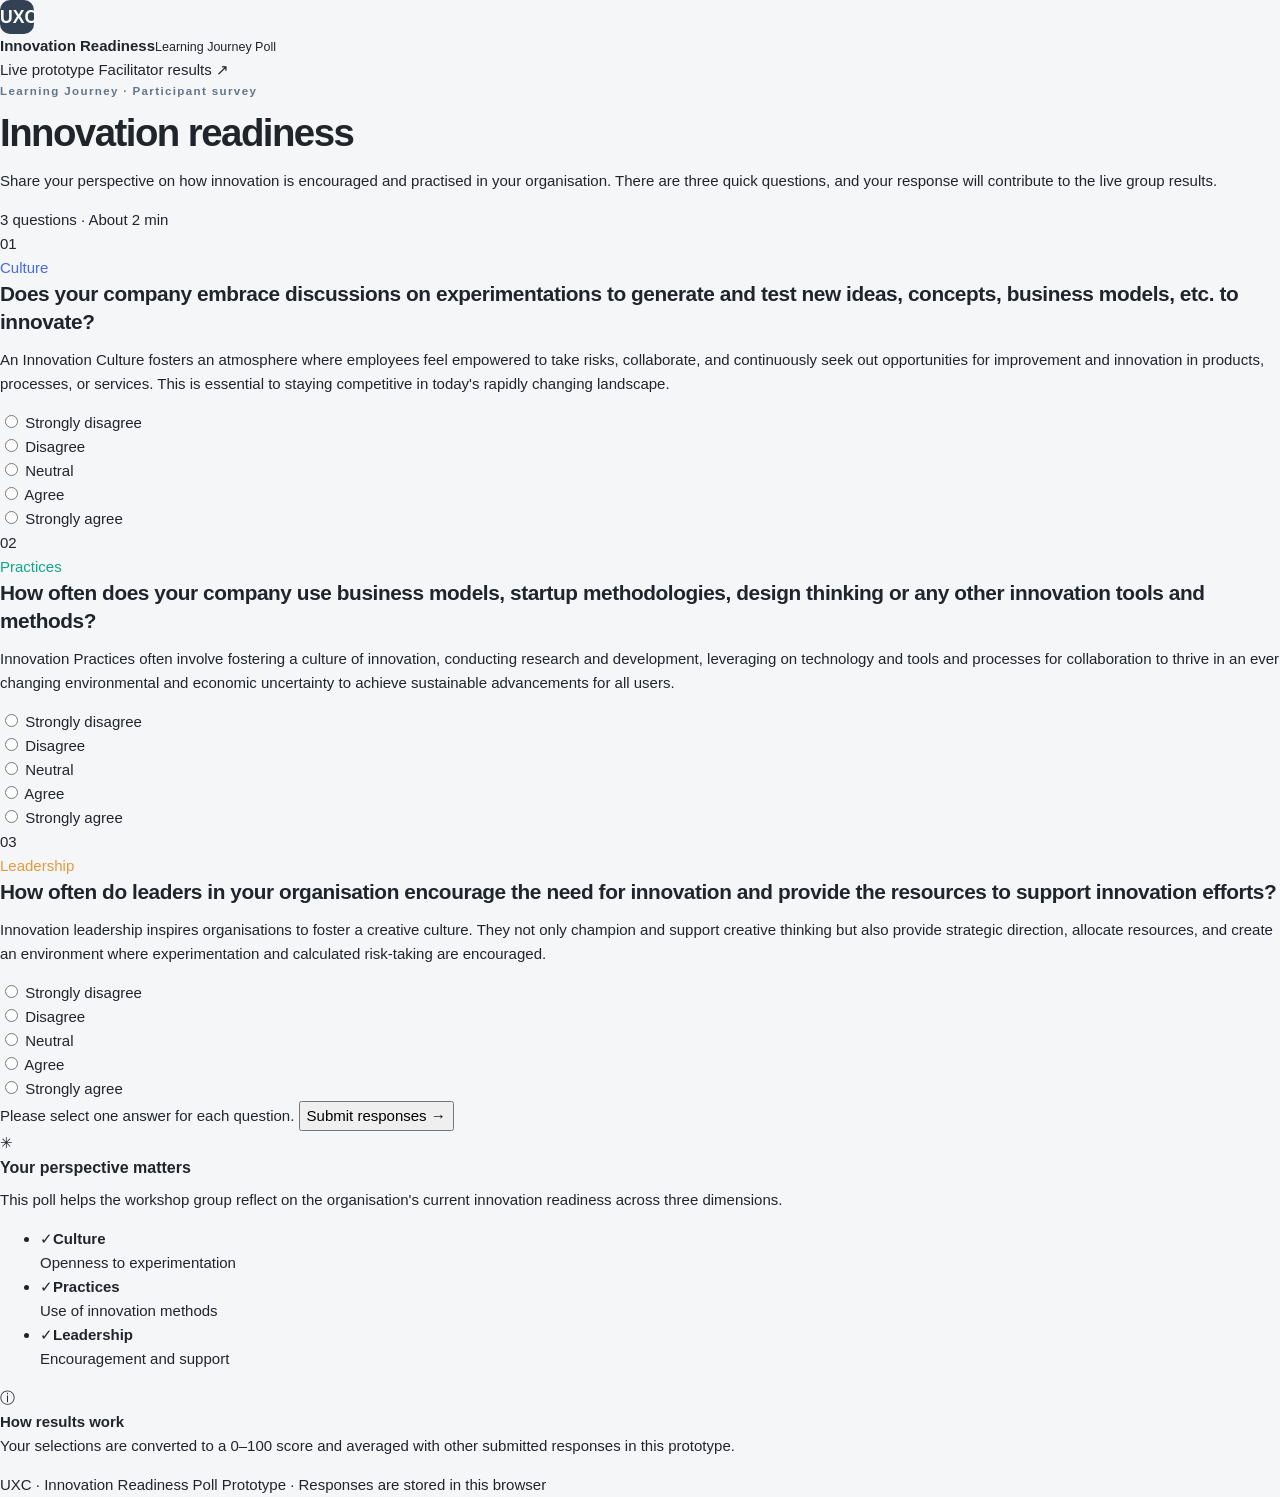
<file: index.html>
<!doctype html>
<html lang="en">
<head>
  <meta charset="utf-8">
  <meta name="viewport" content="width=device-width, initial-scale=1">
  <meta name="theme-color" content="#f6f7fb">
  <title>UXC | Innovation Readiness Poll</title>
  <link rel="stylesheet" href="styles.css">
</head>
<body>
  <div class="app-shell">
    <header class="topbar">
      <a class="brand" href="?view=survey" aria-label="UXC poll home">
        <span class="brand-mark">UXC</span>
        <span class="brand-copy"><strong>Innovation Readiness</strong><small>Learning Journey Poll</small></span>
      </a>
      <div class="topbar-right">
        <span class="live-indicator"><span></span> Live prototype</span>
        <a class="text-link" id="view-switch" href="?view=results">Facilitator results ↗</a>
      </div>
    </header>

    <main id="app" class="main-content">
      <div class="loading-state">Loading poll…</div>
    </main>

    <footer class="footer">
      <span>UXC · Innovation Readiness Poll</span>
      <span>Prototype · Responses are stored in this browser</span>
    </footer>
  </div>
  <div id="toast" class="toast" role="status" aria-live="polite"></div>
  <script src="app.js"></script>
</body>
</html>
</file>
<file: styles.css>
/* FILE: styles.css */

:root {
  font-family: Inter, -apple-system, BlinkMacSystemFont, "Segoe UI", sans-serif;
  color: #20242b;
  background: #f5f6f8;
  font-synthesis: none;
  text-rendering: optimizeLegibility;
  --ink: #20242b;
  --muted: #68717e;
  --line: #e3e7ed;
  --surface: #ffffff;
  --accent: #334155;
  --accent-hover: #1e293b;
  --soft: #eef2f6;
  --danger: #b42318;
  --success: #18794e;
}

* {
  box-sizing: border-box;
}

body {
  margin: 0;
  min-height: 100vh;
  color: var(--ink);
  background: #f5f6f8;
  font-size: 15px;
  line-height: 1.6;
}

button,
input {
  font: inherit;
}

button {
  cursor: pointer;
}

button:disabled {
  cursor: not-allowed;
  opacity: 0.6;
}

a {
  color: inherit;
  text-decoration: none;
}

h1,
h2,
h3,
p {
  margin-top: 0;
}

h1 {
  margin-bottom: 12px;
  font-size: clamp(1.8rem, 4vw, 2.4rem);
  line-height: 1.2;
  letter-spacing: -0.04em;
}

h2 {
  margin-bottom: 12px;
  font-size: 1.3rem;
  line-height: 1.35;
  letter-spacing: -0.02em;
}

h3 {
  margin-bottom: 8px;
  font-size: 1rem;
}

.hidden {
  display: none !important;
}

.muted {
  color: var(--muted);
}

.small-text {
  font-size: 0.85rem;
}

.eyebrow {
  margin-bottom: 10px;
  color: #64748b;
  font-size: 0.72rem;
  font-weight: 750;
  letter-spacing: 0.12em;
}

.brand-header {
  display: inline-flex;
  align-items: center;
  gap: 10px;
  color: var(--ink);
  font-size: 1rem;
  font-weight: 750;
  letter-spacing: -0.02em;
}

.brand-mark {
  display: grid;
  width: 34px;
  height: 34px;
  place-items: center;
  border-radius: 10px;
  background: var(--accent);
  color: white;
  font-size: 1.1rem;
  font-weight: 800;
}

.primary-button,
.secondary-button {
  display: inline-flex;
  min-height: 44px;
  align-items: center;
  justify-content: center;
  padding: 11px 16px;
  border: 1px solid transparent;
  border-radius: 10px;
  font-size: 0.93rem;
  font-weight: 650;
  transition: background 0.15s ease, border-color 0.15s ease;
}

.primary-button {
  background: var(--accent);
  color: white;
}

.primary-button:hover {
  background: var(--accent-hover);
}

.secondary-button {
  border-color: var(--line);
  background: white;
  color: var(--ink);
}

.secondary-button:hover {
  background: #f8fafc;
  border-color: #cbd5e1;
}

.full-width {
  width: 100%;
}

.survey-card {
  padding: clamp(22px, 5vw, 36px);
  border: 1px solid var(--line);
  border-radius: 18px;
  background: var(--surface);
  box-shadow: 0 8px 28px rgb(15 23 42 / 4%);
}

.error-message {
  min-height: 0;
  margin: 8px 0;
  color: var(--danger);
  font-size: 0.88rem;
}

.error-message:empty {
  display: none;
}

/* Participant site */

.participant-body {
  display: flex;
  min-height: 100vh;
  flex-direction: column;
}

.participant-container {
  display: flex;
  width: 100%;
  max-width: 620px;
  flex: 1;
  flex-direction: column;
  justify-content: center;
  gap: 26px;
  margin: 0 auto;
  padding: 28px 20px;
}

.participant-container > .brand-header {
  align-self: flex-start;
}

.participant-container .survey-card {
  width: 100%;
}

.participant-container .muted {
  line-height: 1.75;
}

.survey-footer {
  color: #8a929d;
  font-size: 0.78rem;
  text-align: center;
}

.question-topline {
  display: flex;
  align-items: center;
  justify-content: space-between;
  gap: 12px;
}

.progress-track {
  width: 100%;
  height: 5px;
  margin: 4px 0 28px;
  overflow: hidden;
  border-radius: 20px;
  background: #e8edf2;
}

.progress-fill {
  width: 33.33%;
  height: 100%;
  border-radius: inherit;
  background: var(--accent);
  transition: width 0.2s ease;
}

.question-text {
  margin: 24px 0 18px;
  font-size: 1.12rem;
  line-height: 1.5;
  letter-spacing: -0.015em;
}

.answer-options {
  display: grid;
  gap: 10px;
  margin-bottom: 18px;
}

.answer-option {
  display: flex;
  min-height: 50px;
  align-items: center;
  gap: 12px;
  padding: 12px 14px;
  border: 1px solid var(--line);
  border-radius: 11px;
  background: white;
  cursor: pointer;
  transition: border-color 0.15s ease, background 0.15s ease;
}

.answer-option:has(input:checked) {
  border-color: #64748b;
  background: #f1f5f9;
}

.answer-option input {
  width: 18px;
  height: 18px;
  flex: 0 0 auto;
  accent-color: var(--accent);
}

.success-icon {
  display: grid;
  width: 52px;
  height: 52px;
  place-items: center;
  margin-bottom: 20px;
  border-radius: 50%;
  background: #e6f4ec;
  color: var(--success);
  font-size: 1.6rem;
  font-weight: 800;
}

.success-message {
  font-size: 1.05rem;
  font-weight: 650;
}

/* Facilitator dashboard */

.dashboard-body {
  min-height: 100vh;
}

.dashboard-header {
  display: flex;
  min-height: 70px;
  align-items: center;
  justify-content: space-between;
  gap: 16px;
  padding: 14px clamp(18px, 4vw, 52px);
  border-bottom: 1px solid var(--line);
  background: white;
}

.header-actions {
  display: flex;
  align-items: center;
  gap: 14px;
}

.dashboard-container {
  width: 100%;
  max-width: 1120px;
  margin: 0 auto;
  padding: 36px 22px 60px;
}

.dashboard-intro {
  margin-bottom: 24px;
}

.login-card {
  width: 100%;
  max-width: 470px;
  margin: 36px auto;
}

.stack-form {
  display: grid;
  gap: 10px;
}

.stack-form label {
  margin-top: 8px;
  font-size: 0.88rem;
  font-weight: 650;
}

.stack-form input {
  width: 100%;
  min-height: 45px;
  padding: 11px 12px;
  border: 1px solid #d7dde5;
  border-radius: 9px;
  outline: none;
  background: white;
}

.stack-form input:focus {
  border-color: #64748b;
  box-shadow: 0 0 0 3px rgb(100 116 139 / 14%);
}

.sessions-section {
  margin-top: 34px;
}

.section-heading {
  display: flex;
  align-items: center;
  justify-content: space-between;
  gap: 16px;
  margin-bottom: 16px;
}

.sessions-list {
  display: grid;
  gap: 12px;
}

.session-list-card {
  display: flex;
  align-items: center;
  justify-content: space-between;
  gap: 18px;
  padding: 18px;
  border: 1px solid var(--line);
  border-radius: 14px;
  background: white;
}

.session-list-info h3 {
  overflow-wrap: anywhere;
}

.session-list-info p {
  margin-bottom: 8px;
}

.status-pill {
  display: inline-block;
  padding: 3px 9px;
  border: 1px solid var(--line);
  border-radius: 99px;
  color: var(--muted);
  font-size: 0.74rem;
  font-weight: 650;
}

.status-pill.active {
  border-color: #b7e4cb;
  background: #ecfdf3;
  color: #18794e;
}

#session-detail {
  margin-top: 34px;
  scroll-margin-top: 20px;
}

.session-tools {
  display: grid;
  grid-template-columns: minmax(0, 1fr) minmax(180px, 0.7fr);
  gap: 18px;
  margin: 26px 0;
}

.qr-panel,
.response-summary {
  padding: 20px;
  border: 1px solid var(--line);
  border-radius: 14px;
  background: #fafbfc;
}

.qr-code {
  display: grid;
  min-height: 210px;
  place-items: center;
  margin: 16px 0;
  padding: 8px;
  border-radius: 10px;
  background: white;
}

.qr-code img,
.qr-code canvas {
  display: block;
  max-width: 100%;
  height: auto;
}

.url-text {
  overflow-wrap: anywhere;
  color: var(--muted);
  font-size: 0.8rem;
}

.qr-panel .secondary-button {
  margin-top: 8px;
}

.response-count {
  margin: 0 0 6px;
  font-size: 3rem;
  font-weight: 750;
  letter-spacing: -0.06em;
}

.results-grid {
  display: grid;
  grid-template-columns: repeat(3, minmax(0, 1fr));
  gap: 16px;
  margin-top: 20px;
}

.chart-card {
  min-width: 0;
  padding: 18px;
  border: 1px solid var(--line);
  border-radius: 14px;
  background: white;
  text-align: center;
}

.chart-card h3,
.chart-card p {
  text-align: left;
}

.chart-wrap {
  width: 100%;
  max-width: 220px;
  margin: 18px auto 6px;
}

.chart-score {
  margin: 12px 0;
  font-size: 1.35rem;
  font-weight: 750;
  letter-spacing: -0.03em;
  text-align: center !important;
}

.chart-card .secondary-button {
  width: 100%;
}

#results-message {
  margin-top: 18px;
}

#export-all-button,
#toggle-session-button {
  margin-top: 10px;
  margin-right: 8px;
}

@media (max-width: 760px) {
  .dashboard-container {
    padding: 24px 14px 40px;
  }

  .results-grid {
    grid-template-columns: 1fr;
  }

  .chart-card {
    padding: 22px;
  }

  .chart-wrap {
    max-width: 210px;
  }

  .session-tools {
    grid-template-columns: 1fr;
  }
}

@media (max-width: 480px) {
  body {
    font-size: 14px;
  }

  .participant-container {
    justify-content: flex-start;
    padding: 22px 14px;
  }

  .participant-container .survey-card {
    padding: 22px 18px;
  }

  .dashboard-header {
    align-items: flex-start;
    padding: 12px 14px;
  }

  .header-actions {
    flex-direction: column;
    align-items: flex-end;
    gap: 6px;
  }

  .session-list-card {
    align-items: flex-start;
    flex-direction: column;
  }

  .session-list-card .secondary-button {
    width: 100%;
  }

  .section-heading {
    align-items: flex-start;
  }

  #export-all-button,
  #toggle-session-button {
    width: 100%;
    margin-right: 0;
  }
}
</file>
